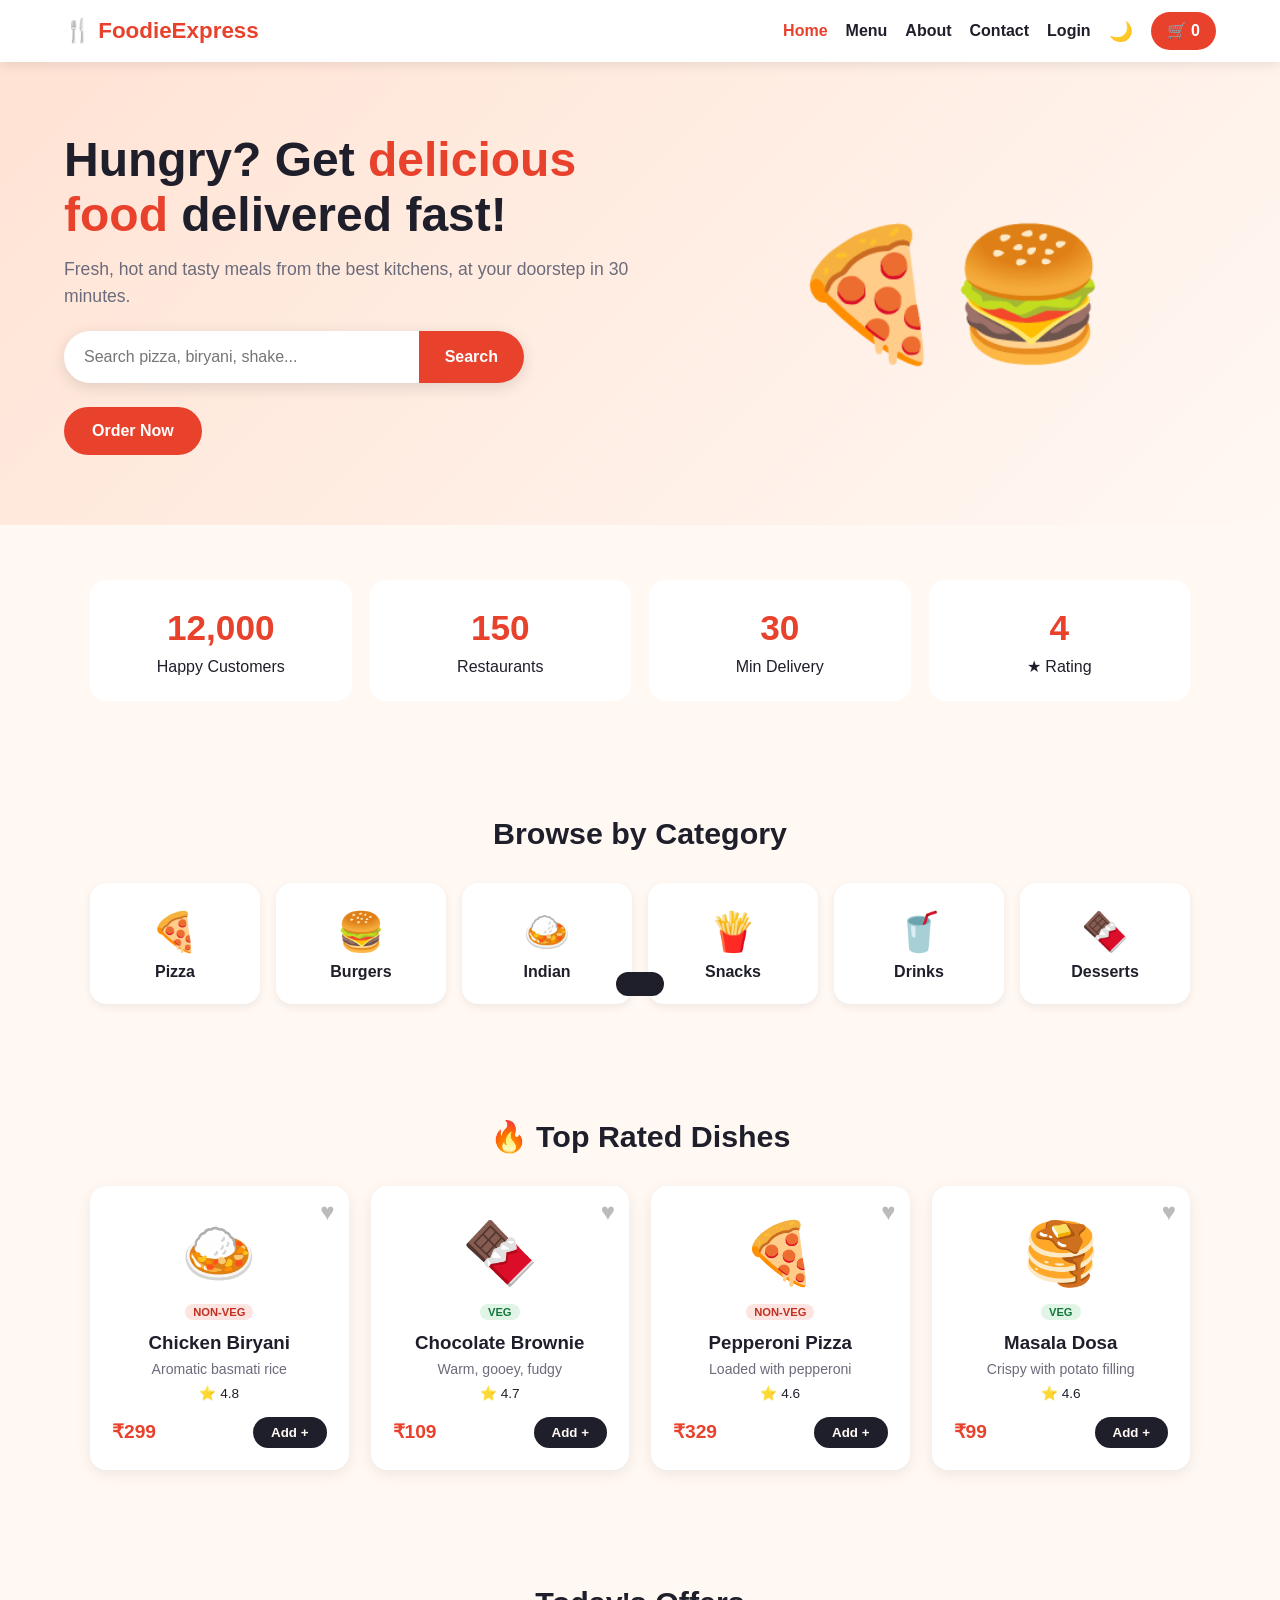
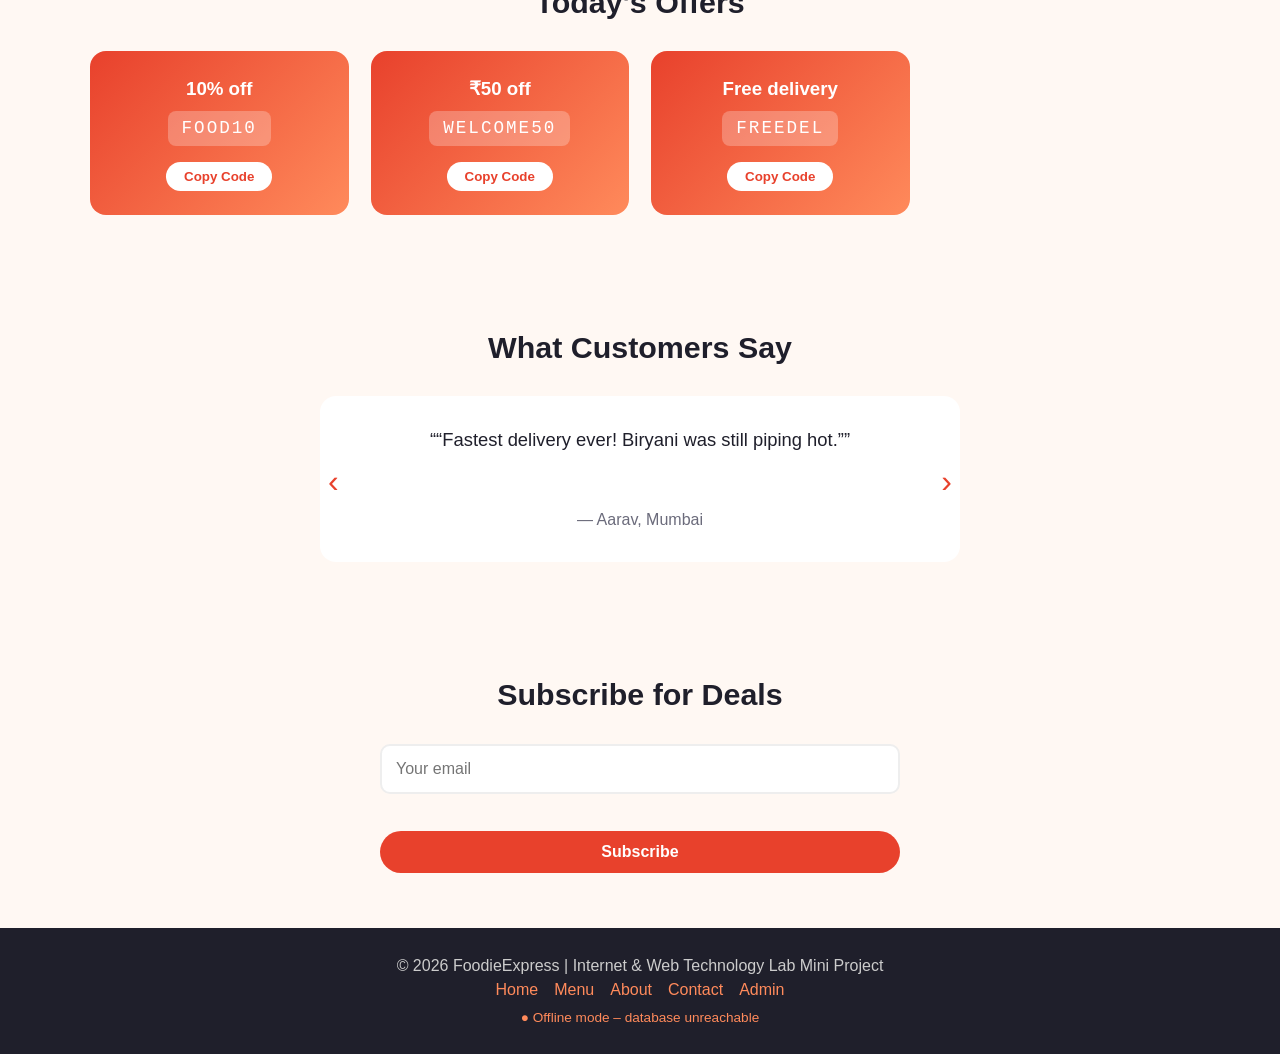
<file: index.html>
<!DOCTYPE html><html lang="en"><head><meta charset="UTF-8"><meta name="viewport" content="width=device-width,initial-scale=1"><title>Home - FoodieExpress</title><link rel="stylesheet" href="style.css"></head>
<body data-page="index">
<div class="hero"><div><h1>Hungry? Get <span>delicious food</span> delivered fast!</h1><p>Fresh, hot and tasty meals from the best kitchens, at your doorstep in 30 minutes.</p>
<form class="sbox" id="sf"><input id="q" placeholder="Search pizza, biryani, shake..."><button class="btn">Search</button></form><br><a href="menu.html" class="btn">Order Now</a></div>
<div class="hero-art">🍕🍔</div></div>
<section><div class="wrap stats"><div class="stat"><b data-n="12000">0</b>Happy Customers</div><div class="stat"><b data-n="150">0</b>Restaurants</div><div class="stat"><b data-n="30">0</b>Min Delivery</div><div class="stat"><b data-n="4">0</b>★ Rating</div></div></section>
<section><div class="wrap"><h2 class="title">Browse by Category</h2><div class="cats" id="cats"></div></div></section>
<section><div class="wrap"><h2 class="title">🔥 Top Rated Dishes</h2><div class="grid" id="top"></div></div></section>
<section><div class="wrap"><h2 class="title">Today's Offers</h2><div class="grid" id="offers"></div></div></section>
<section><div class="wrap"><h2 class="title">What Customers Say</h2><div class="slider"><button class="nb l" id="pv">‹</button><q id="tq"></q><p id="ta" style="margin-top:12px;color:var(--muted)"></p><button class="nb r" id="nx">›</button></div></div></section>
<section><div class="wrap" style="max-width:520px"><h2 class="title">Subscribe for Deals</h2><form id="nl" novalidate><input type="email" id="ne" placeholder="Your email"><div class="err" id="nerr"></div><button class="btn">Subscribe</button></form></div></section>
<script src="app.js"></script><script>
const ico={Pizza:'🍕',Burgers:'🍔',Indian:'🍛',Snacks:'🍟',Drinks:'🥤',Desserts:'🍫'};
$('#cats').innerHTML=Object.keys(ico).map(c=>`<a class="cat" href="menu.html?cat=${c}"><span>${ico[c]}</span>${c}</a>`).join('');
const drawTop=()=>$('#top').innerHTML=[...MENU].sort((a,b)=>b.rating-a.rating).slice(0,4).map(card).join('');
drawTop();ready.then(drawTop);
$('#offers').innerHTML=Object.entries(COUPONS).map(([k,v])=>`<div class="offer"><h3>${v.d}</h3><code>${k}</code><button data-copy="${k}">Copy Code</button></div>`).join('');
document.addEventListener('click',e=>{const k=e.target.dataset.copy;if(k){navigator.clipboard&&navigator.clipboard.writeText(k).catch(()=>{});toast('Copied '+k+' 📋')}});
$('#sf').onsubmit=e=>{e.preventDefault();location.href='menu.html?q='+encodeURIComponent($('#q').value)};
const T=[['Fastest delivery ever! Biryani was still piping hot.','Aarav, Mumbai'],['Great variety and the offers are amazing.','Priya, Pune'],['Smooth ordering experience, loved the brownie!','Rohan, Delhi']];let ti=0;
function showT(){$('#tq').textContent='“'+T[ti][0]+'”';$('#ta').textContent='— '+T[ti][1]}
$('#pv').onclick=()=>{ti=(ti+2)%3;showT()};$('#nx').onclick=()=>{ti=(ti+1)%3;showT()};showT();setInterval(()=>{ti=(ti+1)%3;showT()},5000);
/* Newsletter -> Firebase: subscribers */
$('#nl').onsubmit=async e=>{e.preventDefault();const em=$('#ne').value.trim();const ok=/^[^\s@]+@[^\s@]+\.[^\s@]+$/.test(em);
 $('#nerr').textContent=ok?'':'Enter a valid email address';if(!ok)return;
 try{await api('subscribers','POST',{email:em,createdAt:Date.now()});toast('🎉 Subscribed successfully!');e.target.reset()}catch{toast('⚠️ Server not reachable. Try again.')}};
$$('[data-n]').forEach(el=>{const n=+el.dataset.n;let c=0;const s=Math.max(1,Math.ceil(n/50));const h=setInterval(()=>{c=Math.min(n,c+s);el.textContent=c.toLocaleString();if(c>=n)clearInterval(h)},30)});
</script></body></html>
</file>
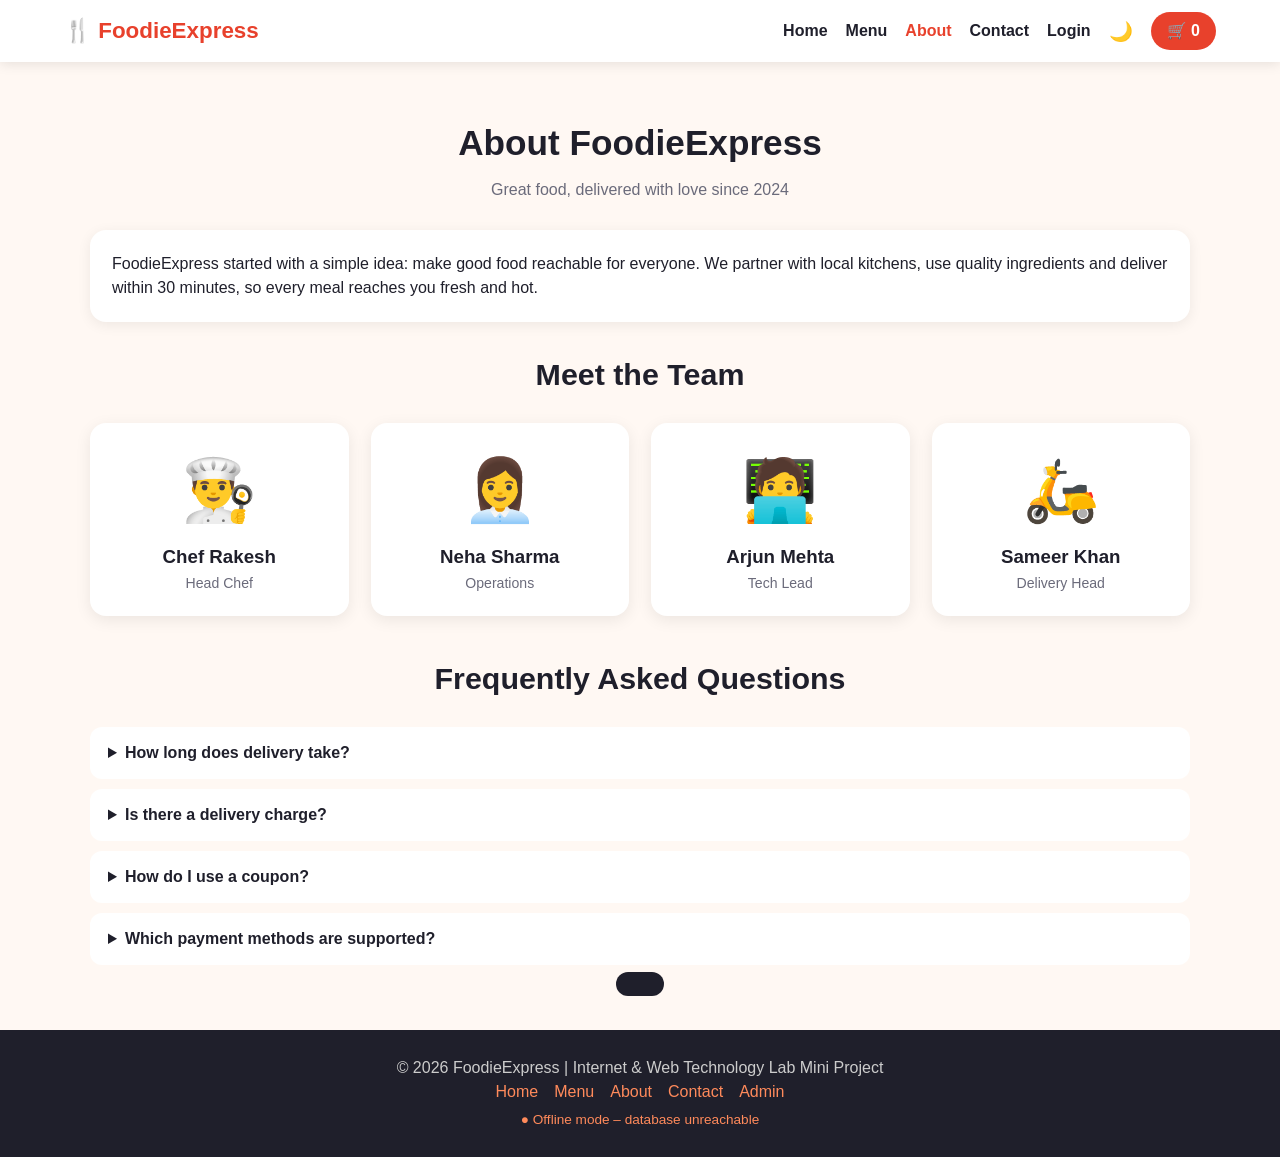
<file: about.html>
<!DOCTYPE html><html lang="en"><head><meta charset="UTF-8"><meta name="viewport" content="width=device-width,initial-scale=1"><title>About - FoodieExpress</title><link rel="stylesheet" href="style.css"></head>
<body data-page="about"><section><div class="wrap"><h1 class="pt">About FoodieExpress</h1><p class="sub">Great food, delivered with love since 2024</p>
<div class="box" style="margin-bottom:30px"><p>FoodieExpress started with a simple idea: make good food reachable for everyone. We partner with local kitchens, use quality ingredients and deliver within 30 minutes, so every meal reaches you fresh and hot.</p></div>
<h2 class="title">Meet the Team</h2><div class="grid" id="team"></div>
<h2 class="title" style="margin-top:40px">Frequently Asked Questions</h2>
<details><summary>How long does delivery take?</summary><p>Usually 30 minutes, depending on your location.</p></details>
<details><summary>Is there a delivery charge?</summary><p>₹30 for orders below ₹500. Orders above ₹500 get free delivery.</p></details>
<details><summary>How do I use a coupon?</summary><p>Open the cart, type a code like FOOD10 and press Apply.</p></details>
<details><summary>Which payment methods are supported?</summary><p>UPI, Cash on Delivery and Credit/Debit Card.</p></details></div></section>
<script src="app.js"></script><script>
$('#team').innerHTML=[['👨‍🍳','Chef Rakesh','Head Chef'],['👩‍💼','Neha Sharma','Operations'],['🧑‍💻','Arjun Mehta','Tech Lead'],['🛵','Sameer Khan','Delivery Head']].map(t=>`<div class="card"><div class="em">${t[0]}</div><h3>${t[1]}</h3><p>${t[2]}</p></div>`).join('');
</script></body></html>
</file>
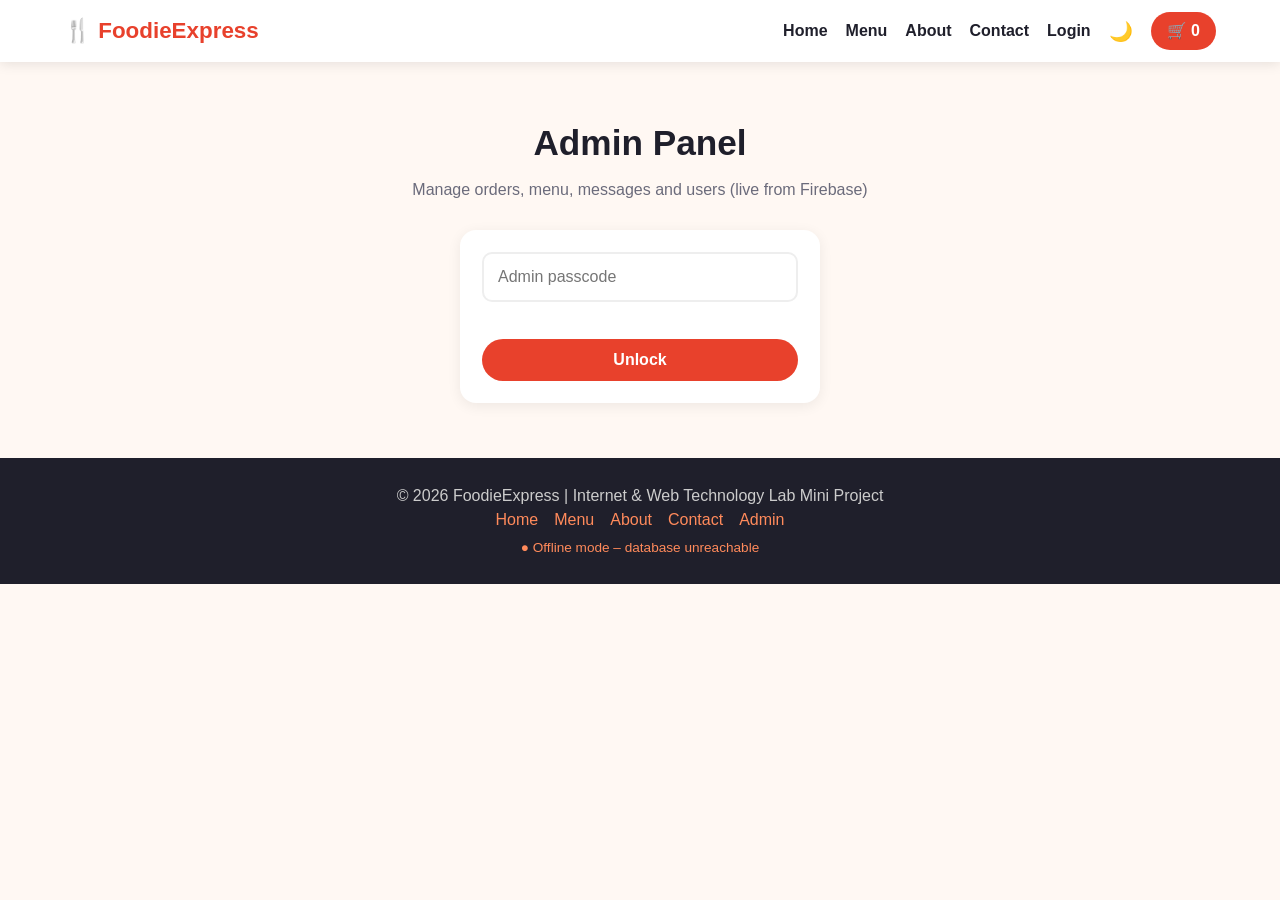
<file: admin.html>
<!DOCTYPE html><html lang="en"><head><meta charset="UTF-8"><meta name="viewport" content="width=device-width,initial-scale=1"><title>Admin - FoodieExpress</title><link rel="stylesheet" href="style.css"></head>
<body data-page="admin"><section><div class="wrap"><h1 class="pt">Admin Panel</h1><p class="sub">Manage orders, menu, messages and users (live from Firebase)</p>
<div class="box" id="gate" style="max-width:360px;margin:auto"><form id="gf" novalidate><input type="password" id="ap" placeholder="Admin passcode"><div class="err" id="ge"></div><button class="btn">Unlock</button></form></div>
<div id="panel" style="display:none"><div class="chips" id="tabs"></div><div style="text-align:center;margin-bottom:14px"><button class="btn alt" id="rf">🔄 Refresh</button></div><div class="box scroll" id="out"></div></div></div></section>
<script src="app.js"></script><script>
const ADMIN_PASS='admin123';                       // demo passcode (client-side only – not real security)
const TABS=['Orders','Menu','Messages','Subscribers','Users'],STAT=['Placed','Preparing','On the way','Delivered'];let tab='Orders';
const L=o=>o?Object.values(o).filter(Boolean):[],D=t=>new Date(t).toLocaleString();
const tbl=(h,rows)=>rows.length?`<table class="tbl"><tr>${h.map(x=>`<th>${x}</th>`).join('')}</tr>${rows.join('')}</table>`:'<p class="empty">Nothing here yet.</p>';
async function load(){$('#out').innerHTML='<p class="empty">⏳ Loading…</p>';
 $('#tabs').innerHTML=TABS.map(t=>`<button class="${t==tab?'active':''}" data-t="${t}">${t}</button>`).join('');
 try{let h='';
  if(tab=='Orders')h=tbl(['Order','Customer','Items','Total','Payment','Time','Status'],L(await api('orders')).sort((a,b)=>b.createdAt-a.createdAt).map(o=>`<tr><td><b>#${esc(o.id)}</b></td><td>${esc(o.name)}<br><small>${esc(o.phone)}<br>${esc(o.addr)}</small></td><td>${L(o.items).map(i=>esc(i.name)+' ×'+i.qty).join('<br>')}</td><td>₹${o.total}</td><td>${esc(o.pay)}</td><td>${D(o.createdAt)}</td>
   <td><select data-st="${esc(o.id)}" data-em="${esc(o.email)}">${STAT.map(s=>`<option ${s==o.status?'selected':''}>${s}</option>`).join('')}</select></td></tr>`));
  if(tab=='Menu'){await ready;h=tbl(['Item','Category','Price','Available'],MENU.map(m=>`<tr><td>${m.emoji} ${esc(m.name)}</td><td>${esc(m.cat)}</td><td>₹${m.price}</td><td><input type="checkbox" style="width:auto" data-av="${m.id}" ${m.available===false?'':'checked'}></td></tr>`))}
  if(tab=='Messages')h=tbl(['Time','Name','Email','Subject','Message'],L(await api('messages')).sort((a,b)=>b.createdAt-a.createdAt).map(m=>`<tr><td>${D(m.createdAt)}</td><td>${esc(m.name)}</td><td>${esc(m.email)}</td><td>${esc(m.subject)}</td><td>${esc(m.message)}</td></tr>`));
  if(tab=='Subscribers')h=tbl(['Email','Subscribed on'],L(await api('subscribers')).map(s=>`<tr><td>${esc(s.email)}</td><td>${D(s.createdAt)}</td></tr>`));
  if(tab=='Users')h=tbl(['Name','Email','Joined'],L(await api('users')).map(u=>`<tr><td>${esc(u.name)}</td><td>${esc(u.email)}</td><td>${D(u.createdAt)}</td></tr>`));
  $('#out').innerHTML=h}
 catch{$('#out').innerHTML='<p class="empty">⚠️ Could not reach the database.</p>'}}
$('#gf').onsubmit=e=>{e.preventDefault();if($('#ap').value==ADMIN_PASS){$('#gate').style.display='none';$('#panel').style.display='block';load()}else $('#ge').textContent='Wrong passcode'};
document.addEventListener('click',e=>{const t=e.target.dataset.t;if(t){tab=t;load()}if(e.target.id=='rf')load()});
$('#out').addEventListener('change',async e=>{const d=e.target.dataset;       // status / availability updates -> Firebase
 try{if(d.st){const v=e.target.value;await api('','PATCH',{[`orders/${d.st}/status`]:v,[`userOrders/${ekey(d.em)}/${d.st}/status`]:v});toast('Order status updated ✅')}
  if(d.av){await api('menu/'+d.av,'PATCH',{available:e.target.checked});toast('Menu updated ✅')}}
 catch{toast('⚠️ Update failed')}});
</script></body></html>
</file>
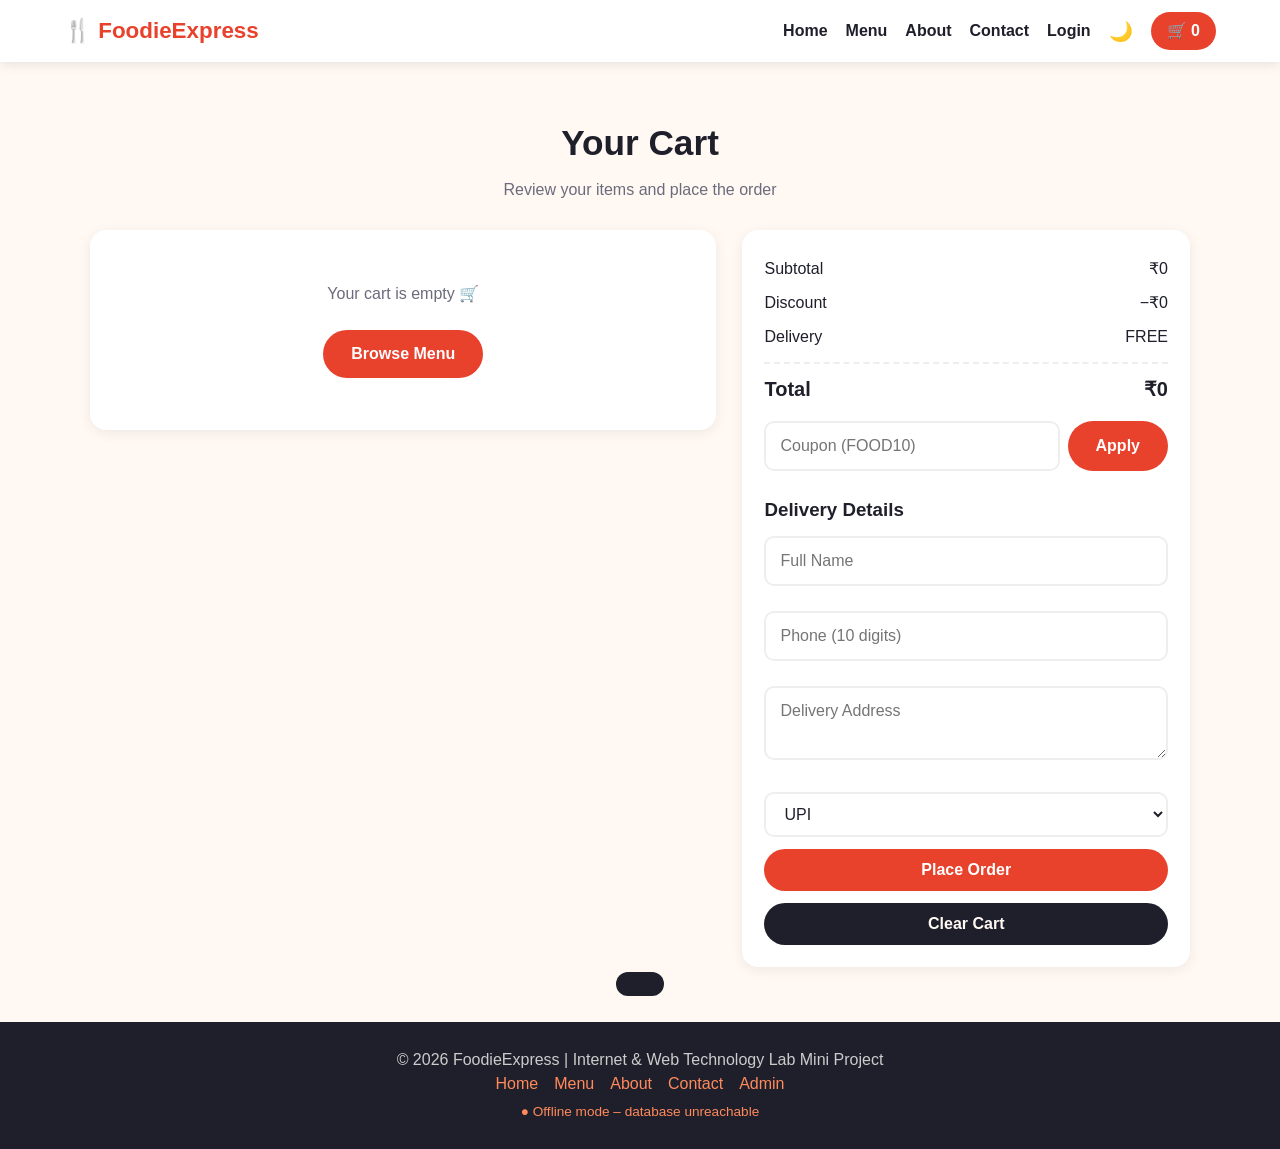
<file: cart.html>
<!DOCTYPE html><html lang="en"><head><meta charset="UTF-8"><meta name="viewport" content="width=device-width,initial-scale=1"><title>Cart - FoodieExpress</title><link rel="stylesheet" href="style.css"></head>
<body data-page="cart"><section><div class="wrap"><h1 class="pt">Your Cart</h1><p class="sub">Review your items and place the order</p>
<div class="two"><div class="box"><div id="items"></div><div id="orders"></div></div>
<div class="box"><div class="sum"><div><span>Subtotal</span><span id="sub">₹0</span></div><div><span>Discount</span><span id="dis">−₹0</span></div><div><span>Delivery</span><span id="del">₹0</span></div><div class="tot"><span>Total</span><span id="tot">₹0</span></div></div>
<div class="cpn"><input id="cp" placeholder="Coupon (FOOD10)"><button class="btn" id="apply">Apply</button></div><div class="err" id="cerr"></div>
<form id="f" novalidate><h3>Delivery Details</h3><div><input id="name" placeholder="Full Name"><div class="err" id="e1"></div></div><div><input id="phone" placeholder="Phone (10 digits)"><div class="err" id="e2"></div></div>
<div><textarea id="addr" rows="2" placeholder="Delivery Address"></textarea><div class="err" id="e3"></div></div>
<select id="pay"><option>UPI</option><option>Cash on Delivery</option><option>Credit/Debit Card</option></select><button class="btn" id="place">Place Order</button><button type="button" class="btn alt" id="clr">Clear Cart</button></form>
<div class="ok" id="ok"></div><div class="track" id="tr" style="display:none"><div>Placed</div><div>Preparing</div><div>On the way</div><div>Delivered</div></div></div></div></div></section>
<script src="app.js"></script><script>
let cpn=ls('coupon',null),orders=[],pollH=null;const STAT=['Placed','Preparing','On the way','Delivered'];
async function loadOrders(){                      // order history of the logged-in user from Firebase
 if(!user){orders=[];drawCart();return}
 try{const o=await api('userOrders/'+ekey(user.email));orders=o?Object.values(o).filter(Boolean).sort((a,b)=>b.createdAt-a.createdAt):[]}catch{orders=[]}
 drawCart()}
function drawCart(){const ids=Object.keys(cart).filter(id=>MENU.find(x=>x.id==id));let sub=0;
 Object.keys(cart).forEach(id=>{if(!ids.includes(id))delete cart[id]});
 $('#items').innerHTML=ids.length?ids.map(id=>{const m=MENU.find(x=>x.id==id),q=cart[id];sub+=m.price*q;return `<div class="item"><span style="font-size:2rem">${m.emoji}</span><div style="flex:1"><b>${m.name}</b><br><small>₹${m.price} each</small></div>
 <div class="qty"><button data-q="-1" data-i="${id}">−</button><span>${q}</span><button data-q="1" data-i="${id}">+</button></div><b>₹${m.price*q}</b><button class="rm" data-rm="${id}">🗑️</button></div>`}).join(''):'<p class="empty">Your cart is empty 🛒<br><br><a href="menu.html" class="btn">Browse Menu</a></p>';
 let dis=0,del=sub>=500||!sub?0:30;if(cpn){const c=COUPONS[cpn];if(c.t=='p')dis=Math.round(sub*c.v/100);if(c.t=='f')dis=Math.min(c.v,sub);if(c.t=='d')del=0}
 $('#sub').textContent='₹'+sub;$('#dis').textContent='−₹'+dis;$('#del').textContent=del?'₹'+del:'FREE';$('#tot').textContent='₹'+(sub-dis+del);window.TOT={sub,dis,del,total:sub-dis+del};cnt();
 $('#orders').innerHTML=orders.length?'<h3 style="margin-top:22px">Your Orders</h3>'+orders.slice(0,5).map((o,i)=>`<div class="item"><div><b>#${esc(o.id)}</b> · ₹${o.total} · <span class="tag s">${esc(o.status)}</span><br><small>${new Date(o.createdAt).toLocaleString()}</small></div>
 <div><button class="add" data-re="${i}">Reorder</button> ${o.status!='Delivered'?`<button class="add" data-tr="${esc(o.id)}">Track</button>`:''}</div></div>`).join(''):''}
function track(id){                              // live tracker: polls order status stored in Firebase
 clearInterval(pollH);const s=$$('#tr div');$('#tr').style.display='flex';
 const upd=async()=>{try{const st=await api(`userOrders/${ekey(user.email)}/${id}/status`);const i=Math.max(0,STAT.indexOf(st));s.forEach((x,j)=>x.className=j<=i?'done':'');if(i==3){clearInterval(pollH);loadOrders()}}catch{}};
 upd();pollH=setInterval(upd,3000)}
document.addEventListener('click',e=>{const d=e.target.dataset;
 if(d.q){cart[d.i]+=+d.q;if(cart[d.i]<=0)delete cart[d.i];save('cart',cart);drawCart()}
 if(d.rm){delete cart[d.rm];save('cart',cart);drawCart();toast('Item removed')}
 if(d.re){orders[d.re].items.forEach(x=>cart[x.id]=(cart[x.id]||0)+x.qty);save('cart',cart);drawCart();toast('Items added again 🔁')}
 if(d.tr){track(d.tr);toast('Tracking order #'+d.tr)}});
$('#apply').onclick=()=>{const k=$('#cp').value.trim().toUpperCase();if(COUPONS[k]){cpn=k;save('coupon',k);$('#cerr').style.color='#14783a';$('#cerr').textContent='✔ '+COUPONS[k].d+' applied';drawCart()}else{$('#cerr').style.color='#d11a2a';$('#cerr').textContent='Invalid coupon code'}};
$('#clr').onclick=()=>{cart={};save('cart',cart);drawCart();toast('Cart cleared')};
$('#f').onsubmit=async e=>{e.preventDefault();let ok=true;const set=(i,m)=>{$(i).textContent=m;if(m)ok=false};
 set('#e1',$('#name').value.trim().length<3?'Enter a valid name (min 3 letters)':'');set('#e2',/^[6-9]\d{9}$/.test($('#phone').value)?'':'Enter a valid 10-digit mobile number');set('#e3',$('#addr').value.trim().length<10?'Address must be at least 10 characters':'');
 if(!Object.keys(cart).length){toast('Cart is empty!');return}
 if(!user){toast('Please login first');setTimeout(()=>location.href='login.html?next=cart.html',900);return}
 if(!ok)return;
 const id='FX'+String(Date.now()).slice(-6),T=window.TOT,btn=$('#place');
 const o={id,email:user.email,customer:user.name,name:$('#name').value.trim(),phone:$('#phone').value,addr:$('#addr').value.trim(),pay:$('#pay').value,
  items:Object.keys(cart).map(i=>{const m=MENU.find(x=>x.id==i);return{id:m.id,name:m.name,price:m.price,qty:cart[i]}}),
  sub:T.sub,discount:T.dis,delivery:T.del,total:T.total,coupon:cpn||'',status:'Placed',createdAt:Date.now()};
 btn.disabled=true;btn.textContent='Placing order…';
 try{await api('','PATCH',{[`orders/${id}`]:o,[`userOrders/${ekey(user.email)}/${id}`]:o});   // saved in 2 places at once
  cart={};save('cart',cart);cpn=null;save('coupon',null);orders.unshift(o);drawCart();e.target.reset();
  $('#ok').style.display='block';$('#ok').textContent='✅ Order #'+id+' placed successfully! Thank you, '+user.name+'.';track(id)}
 catch{toast('⚠️ Could not place order. Check your internet connection.')}
 btn.disabled=false;btn.textContent='Place Order'};
drawCart();ready.then(()=>{drawCart();loadOrders()});
</script></body></html>
</file>
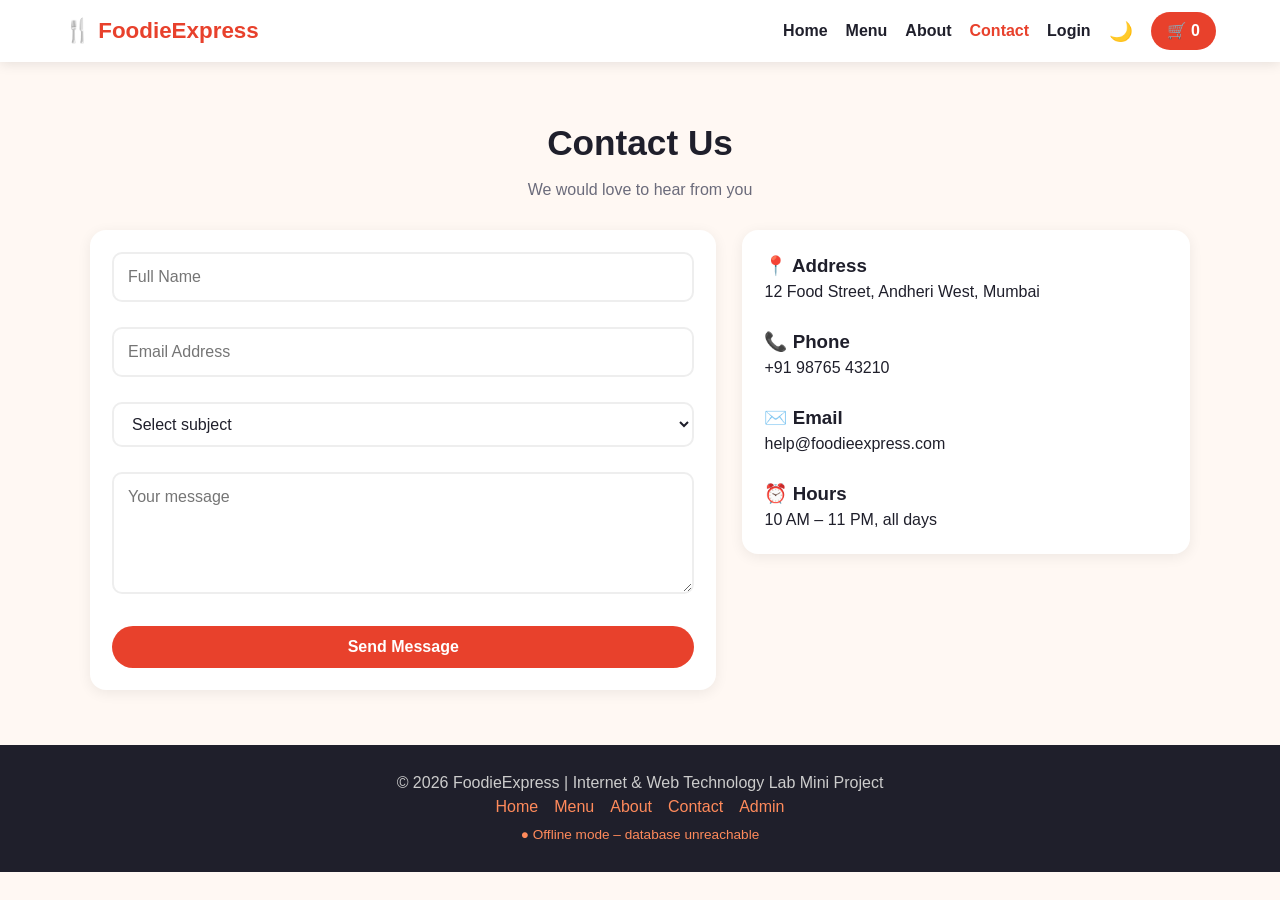
<file: contact.html>
<!DOCTYPE html><html lang="en"><head><meta charset="UTF-8"><meta name="viewport" content="width=device-width,initial-scale=1"><title>Contact - FoodieExpress</title><link rel="stylesheet" href="style.css"></head>
<body data-page="contact"><section><div class="wrap"><h1 class="pt">Contact Us</h1><p class="sub">We would love to hear from you</p>
<div class="two"><div class="box"><form id="f" novalidate><div><input id="name" placeholder="Full Name"><div class="err" id="e1"></div></div><div><input id="email" placeholder="Email Address"><div class="err" id="e2"></div></div>
<div><select id="sub"><option value="">Select subject</option><option>Order issue</option><option>Feedback</option><option>Partnership</option></select><div class="err" id="e3"></div></div>
<div><textarea id="msg" rows="4" placeholder="Your message"></textarea><div class="err" id="e4"></div></div><button class="btn" id="send">Send Message</button><div class="ok" id="ok">✅ Message sent! We will reply soon.</div></form></div>
<div class="box"><h3>📍 Address</h3><p>12 Food Street, Andheri West, Mumbai</p><br><h3>📞 Phone</h3><p>+91 98765 43210</p><br><h3>✉️ Email</h3><p>help@foodieexpress.com</p><br><h3>⏰ Hours</h3><p>10 AM – 11 PM, all days</p></div></div></div></section>
<script src="app.js"></script><script>
$('#f').onsubmit=async e=>{e.preventDefault();let ok=true;const set=(i,m)=>{$(i).textContent=m;if(m)ok=false};
set('#e1',$('#name').value.trim().length<3?'Enter a valid name':'');set('#e2',/^[^\s@]+@[^\s@]+\.[^\s@]+$/.test($('#email').value)?'':'Enter a valid email address');
set('#e3',$('#sub').value?'':'Please select a subject');set('#e4',$('#msg').value.trim().length<10?'Message must be at least 10 characters':'');
$('#ok').style.display='none';if(!ok)return;
const b=$('#send');b.disabled=true;b.textContent='Sending…';
try{await api('messages','POST',{name:$('#name').value.trim(),email:$('#email').value.trim(),subject:$('#sub').value,message:$('#msg').value.trim(),createdAt:Date.now()});   // saved in Firebase
 $('#ok').style.display='block';toast('Message sent ✉️');e.target.reset()}
catch{toast('⚠️ Could not send. Check your internet connection.')}
b.disabled=false;b.textContent='Send Message'};
</script></body></html>
</file>
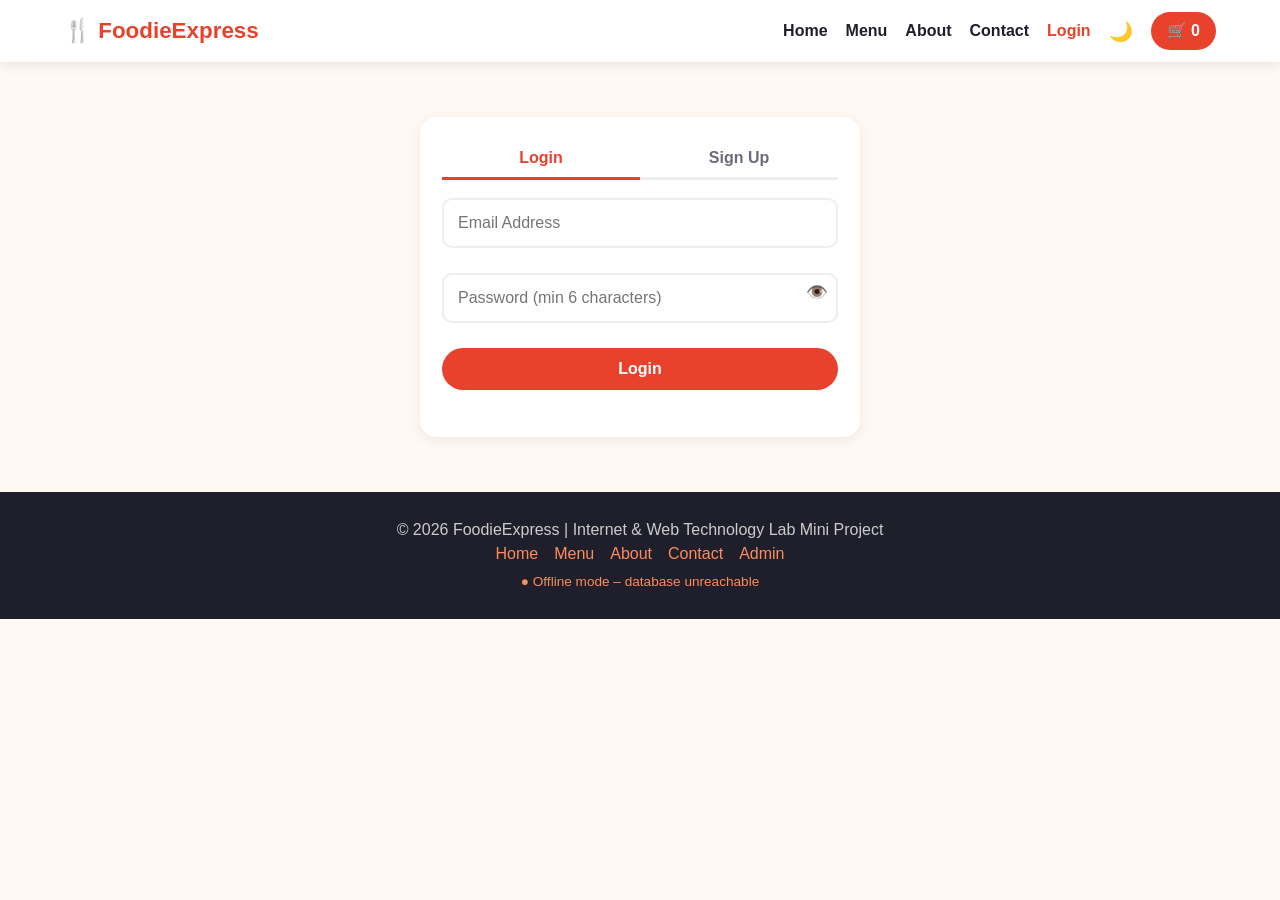
<file: login.html>
<!DOCTYPE html><html lang="en"><head><meta charset="UTF-8"><meta name="viewport" content="width=device-width,initial-scale=1"><title>Login - FoodieExpress</title><link rel="stylesheet" href="style.css"></head>
<body data-page="login"><section><div class="wrap" style="max-width:440px"><div class="box"><div class="tabs"><button class="active" id="tl">Login</button><button id="ts">Sign Up</button></div>
<form id="f" novalidate><div id="nw" style="display:none"><input id="name" placeholder="Full Name"><div class="err" id="e0"></div></div><div><input id="email" placeholder="Email Address"><div class="err" id="e1"></div></div>
<div><div class="pw"><input id="pass" type="password" placeholder="Password (min 6 characters)"><button type="button" id="eye">👁️</button></div><div class="err" id="e2"></div></div><button class="btn" id="go">Login</button><div class="err" id="e3" style="text-align:center"></div></form></div></div></section>
<script src="app.js"></script><script>
let mode='login';
if(user){document.querySelector('.box').innerHTML=`<h2>👤 Welcome, ${esc(user.name)}!</h2><p class="sub" style="text-align:left">${esc(user.email)}</p><p id="oc">Loading your orders…</p><br><a class="btn" href="menu.html">Order Food</a>`;
 api('userOrders/'+ekey(user.email)).then(o=>$('#oc').textContent='You have '+(o?Object.keys(o).length:0)+' past order(s).').catch(()=>$('#oc').textContent='')}
function tab(m){mode=m;$('#tl').className=m=='login'?'active':'';$('#ts').className=m=='signup'?'active':'';$('#nw').style.display=m=='signup'?'block':'none';$('#go').textContent=m=='login'?'Login':'Create Account';$('#e3').textContent=''}
if(!user){$('#tl').onclick=()=>tab('login');$('#ts').onclick=()=>tab('signup');
$('#eye').onclick=()=>{const p=$('#pass');p.type=p.type=='password'?'text':'password'};
$('#f').onsubmit=async e=>{e.preventDefault();let ok=true;const set=(i,m)=>{$(i).textContent=m;if(m)ok=false};
 set('#e0',mode=='signup'&&$('#name').value.trim().length<3?'Enter your full name':'');set('#e1',/^[^\s@]+@[^\s@]+\.[^\s@]+$/.test($('#email').value)?'':'Enter a valid email address');set('#e2',$('#pass').value.length<6?'Password must be at least 6 characters':'');
 if(!ok)return;const em=$('#email').value.trim().toLowerCase(),btn=$('#go'),label=btn.textContent;btn.disabled=true;btn.textContent='Please wait…';$('#e3').textContent='';
 try{const key='users/'+ekey(em),hash=await sha(em+':'+$('#pass').value);let u=await api(key);        // user record in Firebase
  if(mode=='signup'){if(u){$('#e3').textContent='Account already exists. Please login.';return}
   u={name:$('#name').value.trim(),email:em,hash,createdAt:Date.now()};await api(key,'PUT',u)}
  else if(!u||u.hash!==hash){$('#e3').textContent='Invalid email or password';return}
  save('user',{name:u.name,email:u.email});toast('Welcome '+u.name+' 🎉');setTimeout(()=>location.href=new URLSearchParams(location.search).get('next')||'index.html',800)}
 catch{$('#e3').textContent='Server not reachable. Check your internet connection.'}
 finally{btn.disabled=false;btn.textContent=label}}}
</script></body></html>
</file>
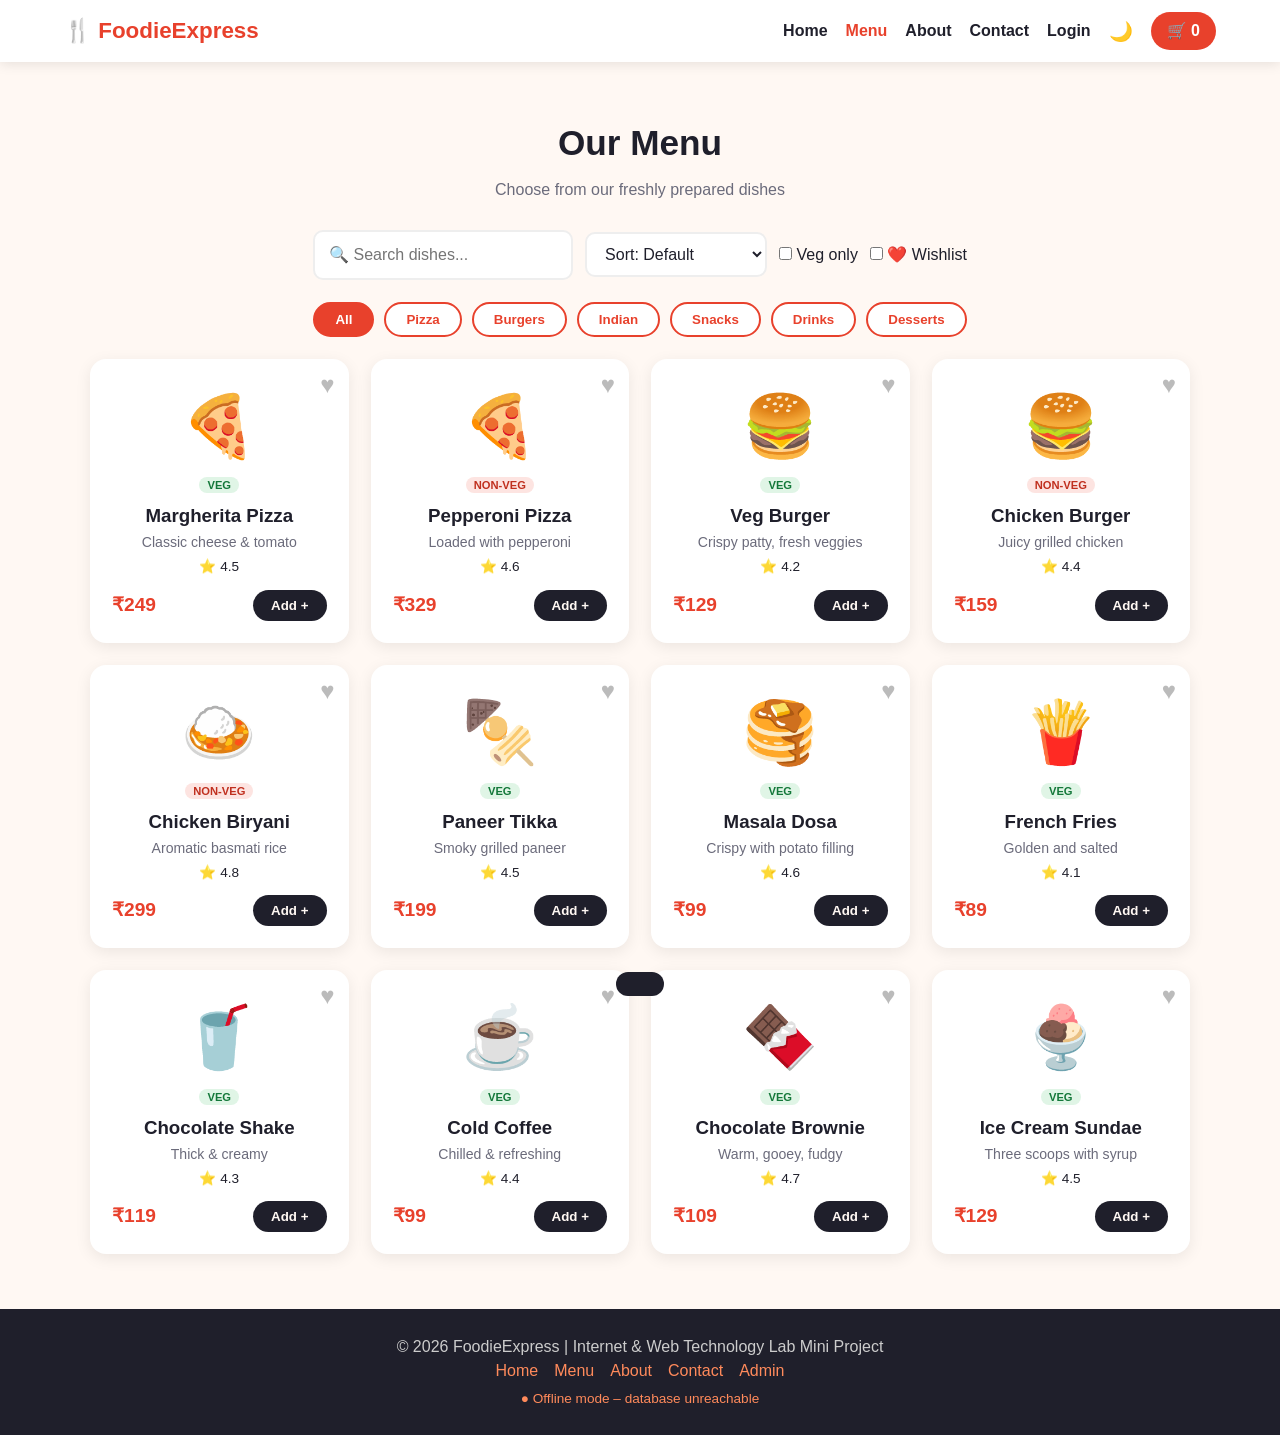
<file: menu.html>
<!DOCTYPE html><html lang="en"><head><meta charset="UTF-8"><meta name="viewport" content="width=device-width,initial-scale=1"><title>Menu - FoodieExpress</title><link rel="stylesheet" href="style.css"></head>
<body data-page="menu"><section><div class="wrap"><h1 class="pt">Our Menu</h1><p class="sub">Choose from our freshly prepared dishes</p>
<div class="tools"><input id="s" placeholder="🔍 Search dishes..."><select id="sort"><option value="">Sort: Default</option><option value="pl">Price: Low to High</option><option value="ph">Price: High to Low</option><option value="r">Top Rated</option></select>
<label><input type="checkbox" id="veg" style="width:auto"> Veg only</label><label><input type="checkbox" id="wl" style="width:auto"> ❤️ Wishlist</label></div>
<div class="chips" id="chips"></div><div class="grid" id="g"></div></div></section>
<script src="app.js"></script><script>
const P=new URLSearchParams(location.search);let cat=P.get('cat')||'All';$('#s').value=P.get('q')||'';
function chips(){$('#chips').innerHTML=['All',...new Set(MENU.map(m=>m.cat))].map(c=>`<button class="${c==cat?'active':''}" data-c="${c}">${c}</button>`).join('')}
function draw(){let l=MENU.filter(m=>(cat=='All'||m.cat==cat)&&m.name.toLowerCase().includes($('#s').value.toLowerCase())&&(!$('#veg').checked||m.veg)&&(!$('#wl').checked||wish.includes(m.id)));
 const s=$('#sort').value;if(s=='pl')l.sort((a,b)=>a.price-b.price);if(s=='ph')l.sort((a,b)=>b.price-a.price);if(s=='r')l.sort((a,b)=>b.rating-a.rating);
 $('#g').innerHTML=l.length?l.map(card).join(''):'<p class="empty">😕 No dishes found. Try a different search.</p>'}
document.addEventListener('click',e=>{if(e.target.dataset.c){cat=e.target.dataset.c;chips();draw()}});
['s','sort','veg','wl'].forEach(i=>$('#'+i).addEventListener('input',draw));
chips();draw();ready.then(()=>{chips();draw()});      // render at once, refresh when Firebase menu arrives
</script></body></html>
</file>
<file: style.css>
:root{--red:#e8412c;--bg:#fff8f3;--card:#fff;--text:#1f1f2b;--muted:#6b6b7b;--line:#eee;--soft:#ffe3d4}
[data-theme=dark]{--bg:#14141c;--card:#1f1f2b;--text:#f2f2f5;--muted:#a0a0b0;--line:#333;--soft:#2a2230}
*{box-sizing:border-box;margin:0;padding:0}html{scroll-behavior:smooth}
body{font-family:'Segoe UI',Arial,sans-serif;background:var(--bg);color:var(--text);line-height:1.5}
a{text-decoration:none;color:inherit}
header{position:sticky;top:0;z-index:50;background:var(--card);box-shadow:0 2px 12px rgba(0,0,0,.1);display:flex;justify-content:space-between;align-items:center;padding:12px 5%}
.logo{font-size:1.4rem;font-weight:800;color:var(--red)}
nav{display:flex;gap:18px;align-items:center}nav a{font-weight:600}nav a:hover,nav a.on{color:var(--red)}
.ic{background:none;border:0;font-size:1.2rem;cursor:pointer}
.cartb{background:var(--red);color:#fff!important;padding:7px 16px;border-radius:30px}
#burger{display:none;background:none;border:0;font-size:1.7rem;color:var(--text);cursor:pointer}
.btn{display:inline-block;background:var(--red);color:#fff;padding:12px 28px;border-radius:30px;font-weight:700;border:0;cursor:pointer;font-size:1rem}
.btn:hover{filter:brightness(.88)}.btn.alt{background:var(--text);color:var(--bg)}
section{padding:55px 5%}.wrap{max-width:1100px;margin:auto}
h1.pt{text-align:center;font-size:2.2rem;margin-bottom:8px}.sub{text-align:center;color:var(--muted);margin-bottom:28px}
h2.title{text-align:center;font-size:1.9rem;margin-bottom:26px}
.hero{display:grid;grid-template-columns:1.1fr 1fr;gap:30px;align-items:center;padding:70px 5%;background:linear-gradient(135deg,var(--soft),var(--bg))}
.hero h1{font-size:3rem;line-height:1.15}.hero h1 span{color:var(--red)}.hero p{margin:14px 0 22px;color:var(--muted);font-size:1.1rem}
.hero-art{font-size:8rem;text-align:center;animation:fl 3s ease-in-out infinite}
@keyframes fl{50%{transform:translateY(-14px)}}
.sbox{display:flex;max-width:460px;background:var(--card);border-radius:40px;box-shadow:0 4px 16px rgba(0,0,0,.12);overflow:hidden}
.sbox input{flex:1;border:0;padding:14px 20px;background:none;color:var(--text);font:inherit}.sbox input:focus{outline:0}
.sbox button{border-radius:0;padding:0 26px}
.grid{display:grid;grid-template-columns:repeat(auto-fill,minmax(230px,1fr));gap:22px}
.card{position:relative;background:var(--card);border-radius:16px;padding:22px;text-align:center;box-shadow:0 4px 16px rgba(0,0,0,.08);transition:.2s}
.card:hover{transform:translateY(-6px)}.em{font-size:3.8rem}.card h3{margin:6px 0 2px}.card p{color:var(--muted);font-size:.88rem}
.row{display:flex;justify-content:space-between;align-items:center;margin-top:12px}.row b{color:var(--red);font-size:1.2rem}
.add{background:var(--text);color:var(--bg);border:0;padding:8px 18px;border-radius:30px;cursor:pointer;font-weight:600}.add:hover{background:var(--red);color:#fff}
.heart{position:absolute;top:12px;right:14px;background:none;border:0;font-size:1.5rem;color:#bbb;cursor:pointer}.heart.on{color:#e8412c}
.tag{font-size:.7rem;font-weight:700;padding:2px 8px;border-radius:10px}.tag.v{background:#e0f5e6;color:#14783a}.tag.n{background:#fde4e1;color:#c0301f}
.rt{font-size:.85rem;margin-top:4px}
.chips{display:flex;justify-content:center;gap:10px;flex-wrap:wrap;margin-bottom:22px}
.chips button{padding:8px 20px;border-radius:30px;border:2px solid var(--red);background:var(--card);color:var(--red);font-weight:700;cursor:pointer}.chips button.active{background:var(--red);color:#fff}
.tools{display:flex;gap:12px;flex-wrap:wrap;justify-content:center;margin-bottom:22px;align-items:center}
input,textarea,select{padding:11px 14px;border:2px solid var(--line);border-radius:10px;font:inherit;background:var(--card);color:var(--text);width:100%}
.tools input{width:260px}.tools select{width:auto}input:focus,textarea:focus{outline:0;border-color:var(--red)}
.stats{display:grid;grid-template-columns:repeat(auto-fit,minmax(150px,1fr));gap:18px;text-align:center}
.stat{background:var(--card);padding:22px;border-radius:16px}.stat b{font-size:2.2rem;color:var(--red);display:block}
.cats{display:grid;grid-template-columns:repeat(auto-fit,minmax(130px,1fr));gap:16px}
.cat{background:var(--card);border-radius:16px;padding:20px;text-align:center;font-weight:700;box-shadow:0 3px 10px rgba(0,0,0,.07)}.cat:hover{background:var(--red);color:#fff}.cat span{font-size:2.4rem;display:block}
.offer{background:linear-gradient(135deg,#e8412c,#ff8a5b);color:#fff;border-radius:16px;padding:24px;text-align:center}
.offer code{display:inline-block;background:rgba(255,255,255,.25);padding:4px 14px;border-radius:8px;margin:8px 0;font-size:1.1rem;letter-spacing:2px}
.offer button{background:#fff;color:var(--red);border:0;padding:7px 18px;border-radius:30px;font-weight:700;cursor:pointer;display:block;margin:8px auto 0}
.slider{max-width:640px;margin:auto;text-align:center;background:var(--card);padding:30px;border-radius:16px;position:relative}
.slider q{font-size:1.15rem;display:block;min-height:70px}.slider .nb{background:none;border:0;font-size:2rem;color:var(--red);cursor:pointer;position:absolute;top:40%}
.nb.l{left:8px}.nb.r{right:8px}
.two{display:grid;grid-template-columns:1.4fr 1fr;gap:26px;align-items:start}
.box{background:var(--card);border-radius:16px;padding:22px;box-shadow:0 3px 14px rgba(0,0,0,.07)}
.item{display:flex;justify-content:space-between;align-items:center;padding:12px 0;border-bottom:1px solid var(--line);gap:10px}
.qty button{width:28px;height:28px;border-radius:50%;border:1px solid var(--red);background:var(--card);color:var(--red);cursor:pointer;font-weight:700}.qty span{margin:0 8px}
.rm{background:none;border:0;cursor:pointer;font-size:1.1rem}
.sum div{display:flex;justify-content:space-between;padding:5px 0}.sum .tot{font-weight:800;font-size:1.25rem;border-top:2px dashed var(--line);margin-top:8px;padding-top:10px}
.cpn{display:flex;gap:8px;margin:12px 0}.cpn button{white-space:nowrap}
form{display:grid;gap:12px}.err{color:#d11a2a;font-size:.82rem;min-height:1em}
.ok{background:#e6f7ec;color:#14783a;padding:14px;border-radius:10px;text-align:center;font-weight:600;display:none}
.track{display:flex;justify-content:space-between;margin:20px 0}.track div{flex:1;text-align:center;font-size:.85rem;color:var(--muted)}
.track div:before{content:'●';display:block;font-size:1.6rem;color:#ccc}.track .done{color:#14783a;font-weight:700}.track .done:before{color:#14783a}
.tabs{display:flex;margin-bottom:18px}.tabs button{flex:1;padding:10px;border:0;border-bottom:3px solid var(--line);background:none;font-weight:700;cursor:pointer;color:var(--muted);font-size:1rem}.tabs .active{color:var(--red);border-color:var(--red)}
.pw{position:relative}.pw button{position:absolute;right:10px;top:9px;background:none;border:0;cursor:pointer;font-size:1.1rem}
details{background:var(--card);border-radius:12px;padding:14px 18px;margin-bottom:10px}summary{font-weight:700;cursor:pointer}
.empty{text-align:center;color:var(--muted);padding:30px}
footer{background:#1f1f2b;color:#ccc;text-align:center;padding:26px 5%}footer a{margin:0 8px;color:#ff8a5b}
#toast{position:fixed;bottom:24px;left:50%;transform:translateX(-50%) translateY(120px);background:#1f1f2b;color:#fff;padding:12px 24px;border-radius:30px;transition:.3s;z-index:200}#toast.show{transform:translateX(-50%)}
@media(max-width:760px){.hero,.two{grid-template-columns:1fr}.hero{text-align:center;padding:40px 5%}.hero h1{font-size:2.2rem}.hero-art{font-size:5rem}.sbox{margin:auto}
#burger{display:block}nav{display:none;position:absolute;top:100%;left:0;right:0;background:var(--card);flex-direction:column;padding:18px;box-shadow:0 8px 12px rgba(0,0,0,.1)}nav.show{display:flex}}
.tbl{width:100%;border-collapse:collapse;font-size:.9rem}.tbl th,.tbl td{padding:9px 10px;border-bottom:1px solid var(--line);text-align:left;vertical-align:top}.tbl th{color:var(--red)}
.scroll{overflow-x:auto}.tag.s{background:#fff1d6;color:#a76100}button:disabled{cursor:not-allowed}
</file>
